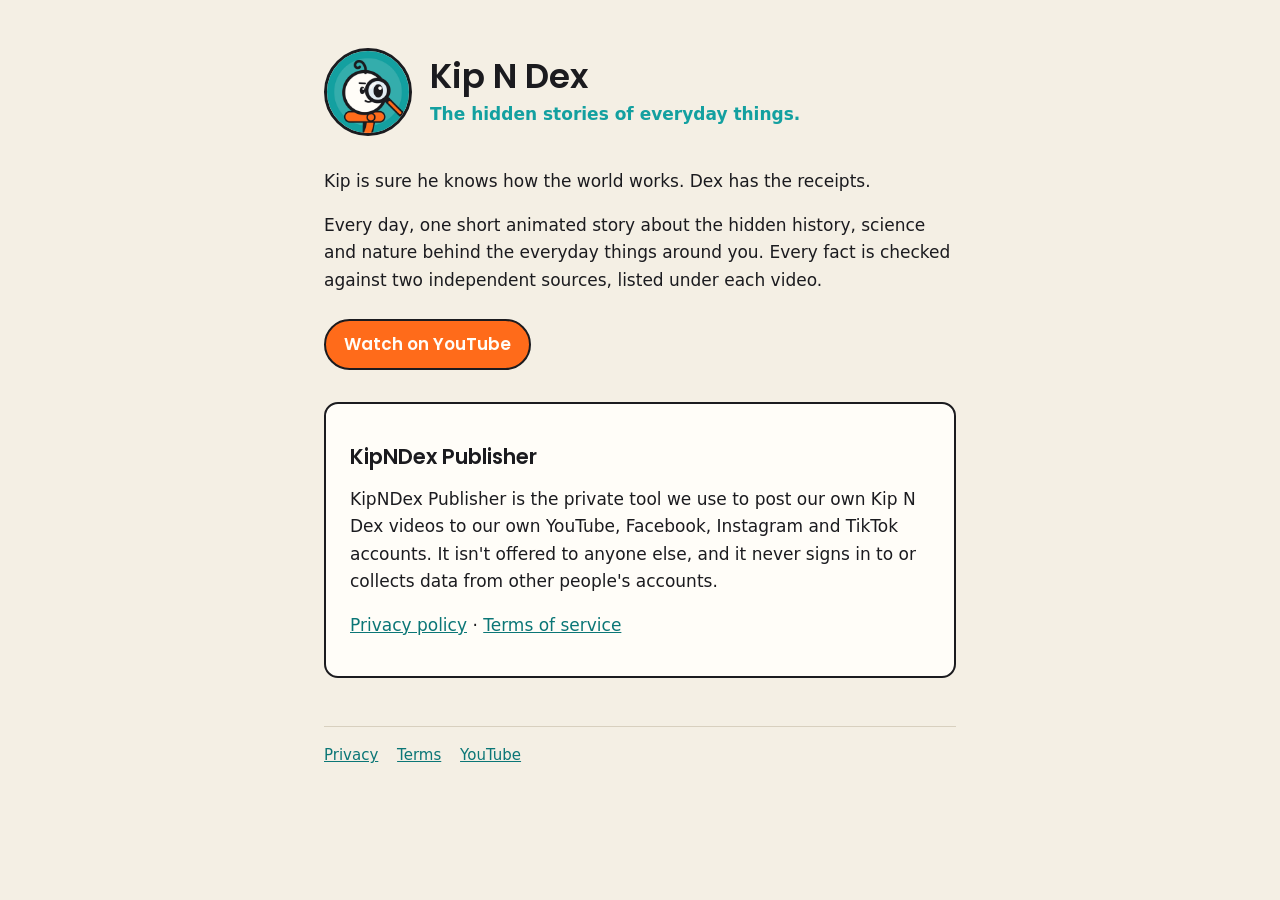
<file: index.html>
<!DOCTYPE html>
<html lang="en">
<head>
  <meta charset="utf-8">
  <meta name="viewport" content="width=device-width, initial-scale=1">
  <title>Kip N Dex: the hidden stories of everyday things</title>
  <meta name="description" content="Kip N Dex: a daily animated Short about the hidden history, science and nature behind everyday things.">
  <link rel="icon" href="avatar.png">
  <link rel="stylesheet" href="style.css">
</head>
<body>
<main>
  <header>
    <img src="avatar.png" alt="Kip, a stick figure with a magnifying glass">
    <div>
      <h1>Kip N Dex</h1>
      <p class="tagline">The hidden stories of everyday things.</p>
    </div>
  </header>

  <p>Kip is sure he knows how the world works. Dex has the receipts.</p>
  <p>Every day, one short animated story about the hidden history, science and nature behind the everyday things around you. Every fact is checked against two independent sources, listed under each video.</p>

  <a class="button" href="https://www.youtube.com/@KipNDex">Watch on YouTube</a>

  <section class="card">
    <h2>KipNDex Publisher</h2>
    <p>KipNDex Publisher is the private tool we use to post our own Kip N Dex videos to our own YouTube, Facebook, Instagram and TikTok accounts. It isn't offered to anyone else, and it never signs in to or collects data from other people's accounts.</p>
    <p><a href="privacy.html">Privacy policy</a> · <a href="terms.html">Terms of service</a></p>
  </section>

  <footer>
    <a href="privacy.html">Privacy</a>
    <a href="terms.html">Terms</a>
    <a href="https://www.youtube.com/@KipNDex">YouTube</a>
  </footer>
</main>
</body>
</html>
</file>
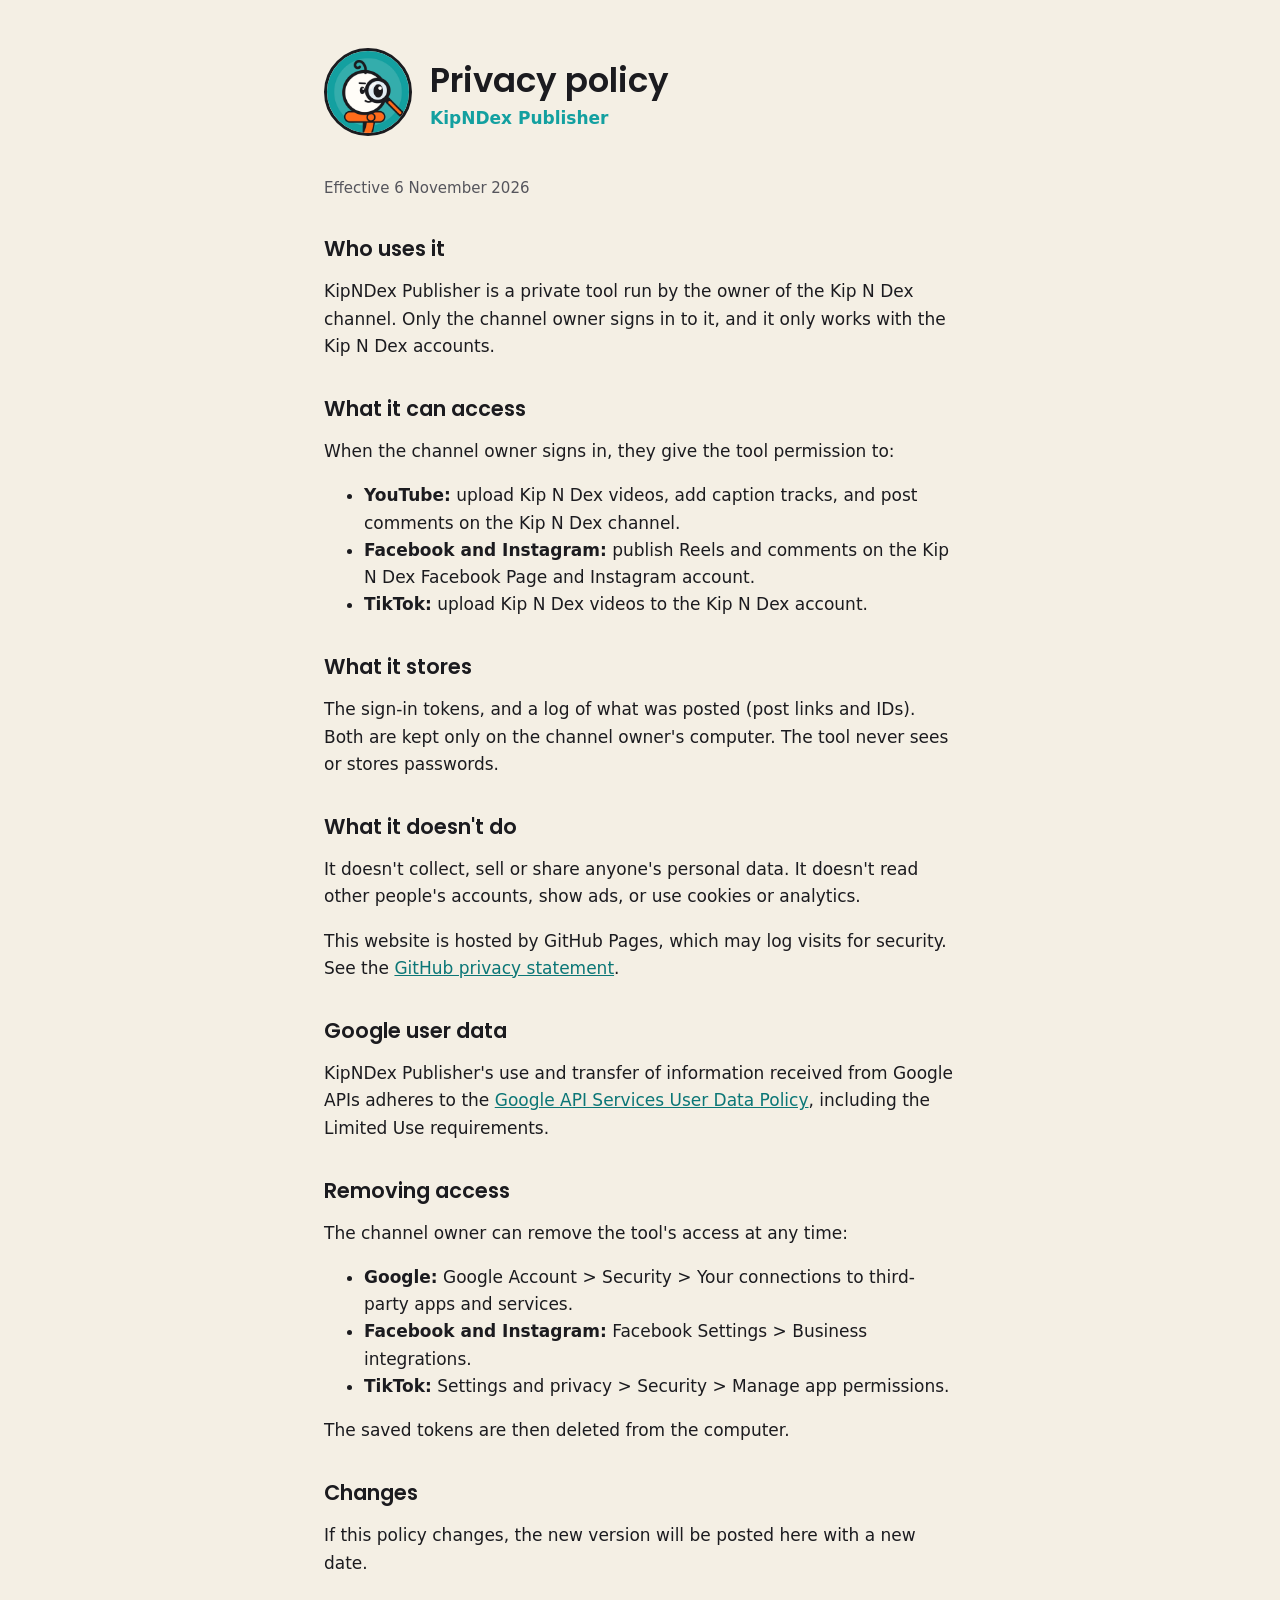
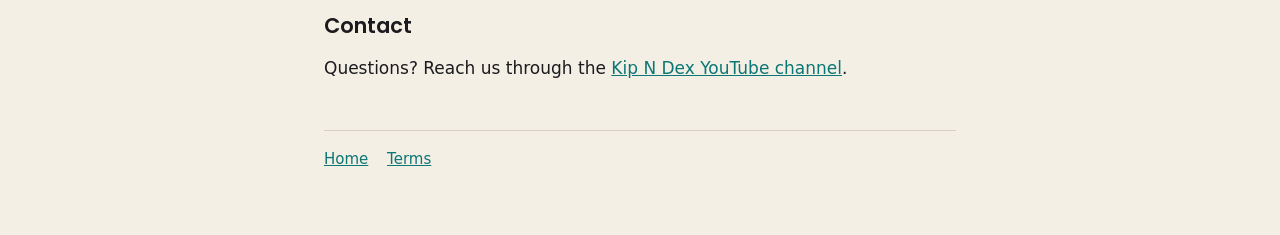
<file: privacy.html>
<!DOCTYPE html>
<html lang="en">
<head>
  <meta charset="utf-8">
  <meta name="viewport" content="width=device-width, initial-scale=1">
  <title>Privacy policy: KipNDex Publisher</title>
  <link rel="icon" href="avatar.png">
  <link rel="stylesheet" href="style.css">
</head>
<body>
<main>
  <header>
    <a href="./"><img src="avatar.png" alt="Kip N Dex home"></a>
    <div>
      <h1>Privacy policy</h1>
      <p class="tagline">KipNDex Publisher</p>
    </div>
  </header>

  <p class="meta">Effective 6 November 2026</p>

  <h2>Who uses it</h2>
  <p>KipNDex Publisher is a private tool run by the owner of the Kip N Dex channel. Only the channel owner signs in to it, and it only works with the Kip N Dex accounts.</p>

  <h2>What it can access</h2>
  <p>When the channel owner signs in, they give the tool permission to:</p>
  <ul>
    <li><strong>YouTube:</strong> upload Kip N Dex videos, add caption tracks, and post comments on the Kip N Dex channel.</li>
    <li><strong>Facebook and Instagram:</strong> publish Reels and comments on the Kip N Dex Facebook Page and Instagram account.</li>
    <li><strong>TikTok:</strong> upload Kip N Dex videos to the Kip N Dex account.</li>
  </ul>

  <h2>What it stores</h2>
  <p>The sign-in tokens, and a log of what was posted (post links and IDs). Both are kept only on the channel owner's computer. The tool never sees or stores passwords.</p>

  <h2>What it doesn't do</h2>
  <p>It doesn't collect, sell or share anyone's personal data. It doesn't read other people's accounts, show ads, or use cookies or analytics.</p>
  <p>This website is hosted by GitHub Pages, which may log visits for security. See the <a href="https://docs.github.com/en/site-policy/privacy-policies/github-general-privacy-statement">GitHub privacy statement</a>.</p>

  <h2>Google user data</h2>
  <p>KipNDex Publisher's use and transfer of information received from Google APIs adheres to the <a href="https://developers.google.com/terms/api-services-user-data-policy">Google API Services User Data Policy</a>, including the Limited Use requirements.</p>

  <h2>Removing access</h2>
  <p>The channel owner can remove the tool's access at any time:</p>
  <ul>
    <li><strong>Google:</strong> Google Account &gt; Security &gt; Your connections to third-party apps and services.</li>
    <li><strong>Facebook and Instagram:</strong> Facebook Settings &gt; Business integrations.</li>
    <li><strong>TikTok:</strong> Settings and privacy &gt; Security &gt; Manage app permissions.</li>
  </ul>
  <p>The saved tokens are then deleted from the computer.</p>

  <h2>Changes</h2>
  <p>If this policy changes, the new version will be posted here with a new date.</p>

  <h2>Contact</h2>
  <p>Questions? Reach us through the <a href="https://www.youtube.com/@KipNDex">Kip N Dex YouTube channel</a>.</p>

  <footer>
    <a href="./">Home</a>
    <a href="terms.html">Terms</a>
  </footer>
</main>
</body>
</html>
</file>
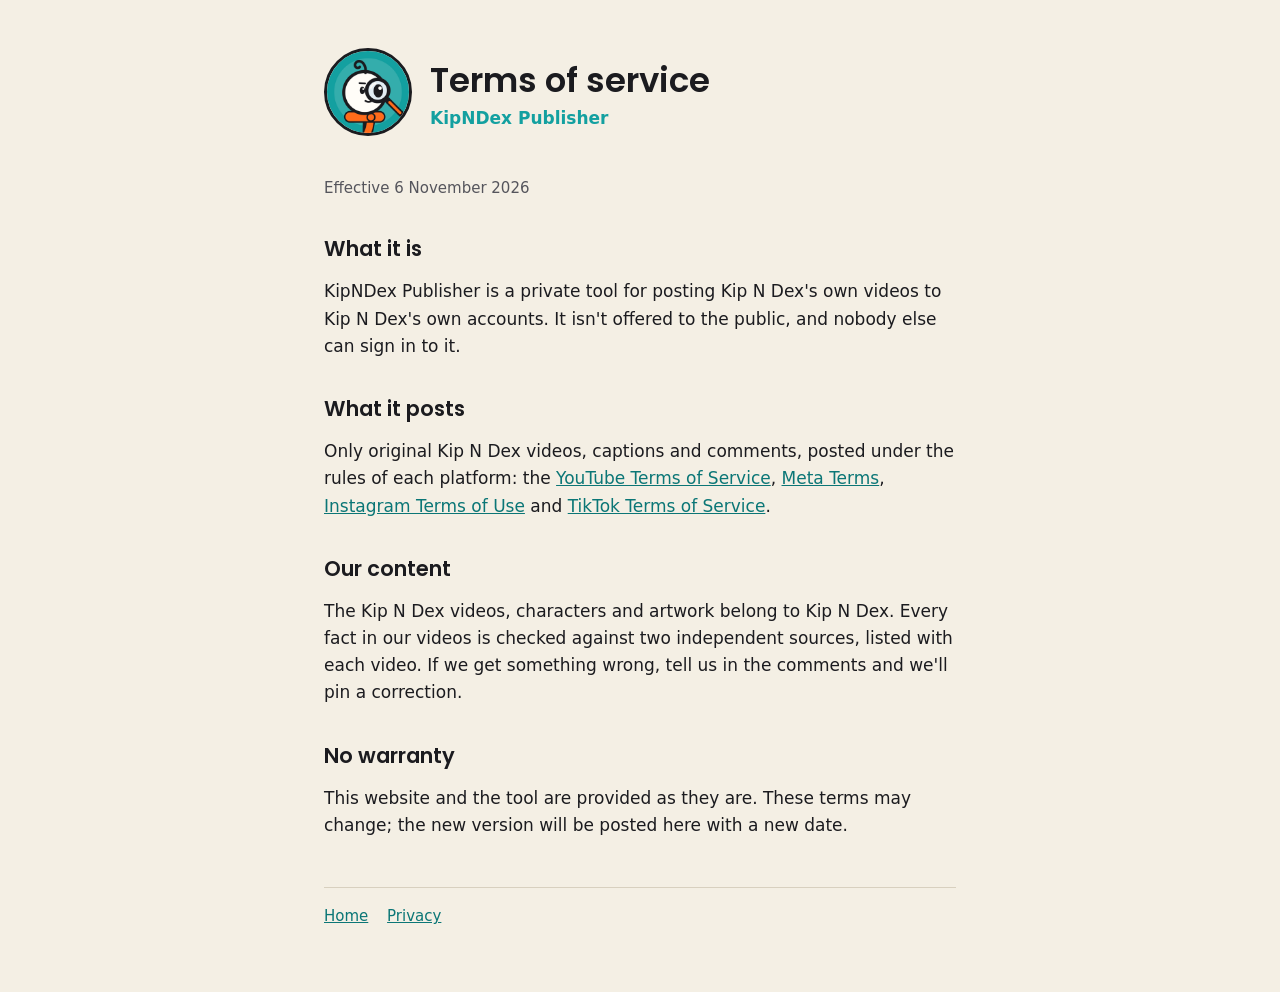
<file: terms.html>
<!DOCTYPE html>
<html lang="en">
<head>
  <meta charset="utf-8">
  <meta name="viewport" content="width=device-width, initial-scale=1">
  <title>Terms of service: KipNDex Publisher</title>
  <link rel="icon" href="avatar.png">
  <link rel="stylesheet" href="style.css">
</head>
<body>
<main>
  <header>
    <a href="./"><img src="avatar.png" alt="Kip N Dex home"></a>
    <div>
      <h1>Terms of service</h1>
      <p class="tagline">KipNDex Publisher</p>
    </div>
  </header>

  <p class="meta">Effective 6 November 2026</p>

  <h2>What it is</h2>
  <p>KipNDex Publisher is a private tool for posting Kip N Dex's own videos to Kip N Dex's own accounts. It isn't offered to the public, and nobody else can sign in to it.</p>

  <h2>What it posts</h2>
  <p>Only original Kip N Dex videos, captions and comments, posted under the rules of each platform: the <a href="https://www.youtube.com/t/terms">YouTube Terms of Service</a>, <a href="https://www.facebook.com/terms">Meta Terms</a>, <a href="https://help.instagram.com/581066165581870">Instagram Terms of Use</a> and <a href="https://www.tiktok.com/legal/terms-of-service">TikTok Terms of Service</a>.</p>

  <h2>Our content</h2>
  <p>The Kip N Dex videos, characters and artwork belong to Kip N Dex. Every fact in our videos is checked against two independent sources, listed with each video. If we get something wrong, tell us in the comments and we'll pin a correction.</p>

  <h2>No warranty</h2>
  <p>This website and the tool are provided as they are. These terms may change; the new version will be posted here with a new date.</p>

  <footer>
    <a href="./">Home</a>
    <a href="privacy.html">Privacy</a>
  </footer>
</main>
</body>
</html>
</file>
<file: style.css>
@font-face {
  font-family: 'Poppins';
  src: url('fonts/poppins-latin-600-normal.woff2') format('woff2');
  font-weight: 600;
  font-display: swap;
}

:root {
  --paper: #F4EFE4;
  --ink: #1B1B1F;
  --dex: #13A0A0;
  --kip: #FF6B1A;
  --white: #FFFDF8;
  --muted: #55555c;
}

* { box-sizing: border-box; }

body {
  margin: 0;
  background: var(--paper);
  color: var(--ink);
  font: 17px/1.6 system-ui, -apple-system, 'Segoe UI', Roboto, sans-serif;
}

main {
  max-width: 680px;
  margin: 0 auto;
  padding: 48px 24px 64px;
}

header {
  display: flex;
  align-items: center;
  gap: 18px;
  margin-bottom: 32px;
}

header img {
  width: 88px;
  height: 88px;
  border-radius: 50%;
  border: 3px solid var(--ink);
}

h1, h2 {
  font-family: 'Poppins', system-ui, sans-serif;
  font-weight: 600;
  line-height: 1.2;
}

h1 { font-size: 34px; margin: 0; }
h2 { font-size: 21px; margin: 36px 0 8px; }

.tagline { margin: 4px 0 0; color: var(--dex); font-weight: 600; }

.card {
  background: var(--white);
  border: 2px solid var(--ink);
  border-radius: 14px;
  padding: 4px 24px 20px;
  margin-top: 32px;
}

a { color: #0b7676; }
a:hover { color: var(--kip); }

.button {
  display: inline-block;
  margin-top: 8px;
  padding: 10px 18px;
  background: var(--kip);
  color: var(--white);
  border: 2px solid var(--ink);
  border-radius: 999px;
  font-family: 'Poppins', system-ui, sans-serif;
  font-weight: 600;
  text-decoration: none;
}
.button:hover { color: var(--white); background: #e55a0c; }

.meta { color: var(--muted); font-size: 15px; }

footer {
  margin-top: 48px;
  padding-top: 16px;
  border-top: 1px solid #d8d0bf;
  color: var(--muted);
  font-size: 15px;
}
footer a { margin-right: 14px; }
</file>
